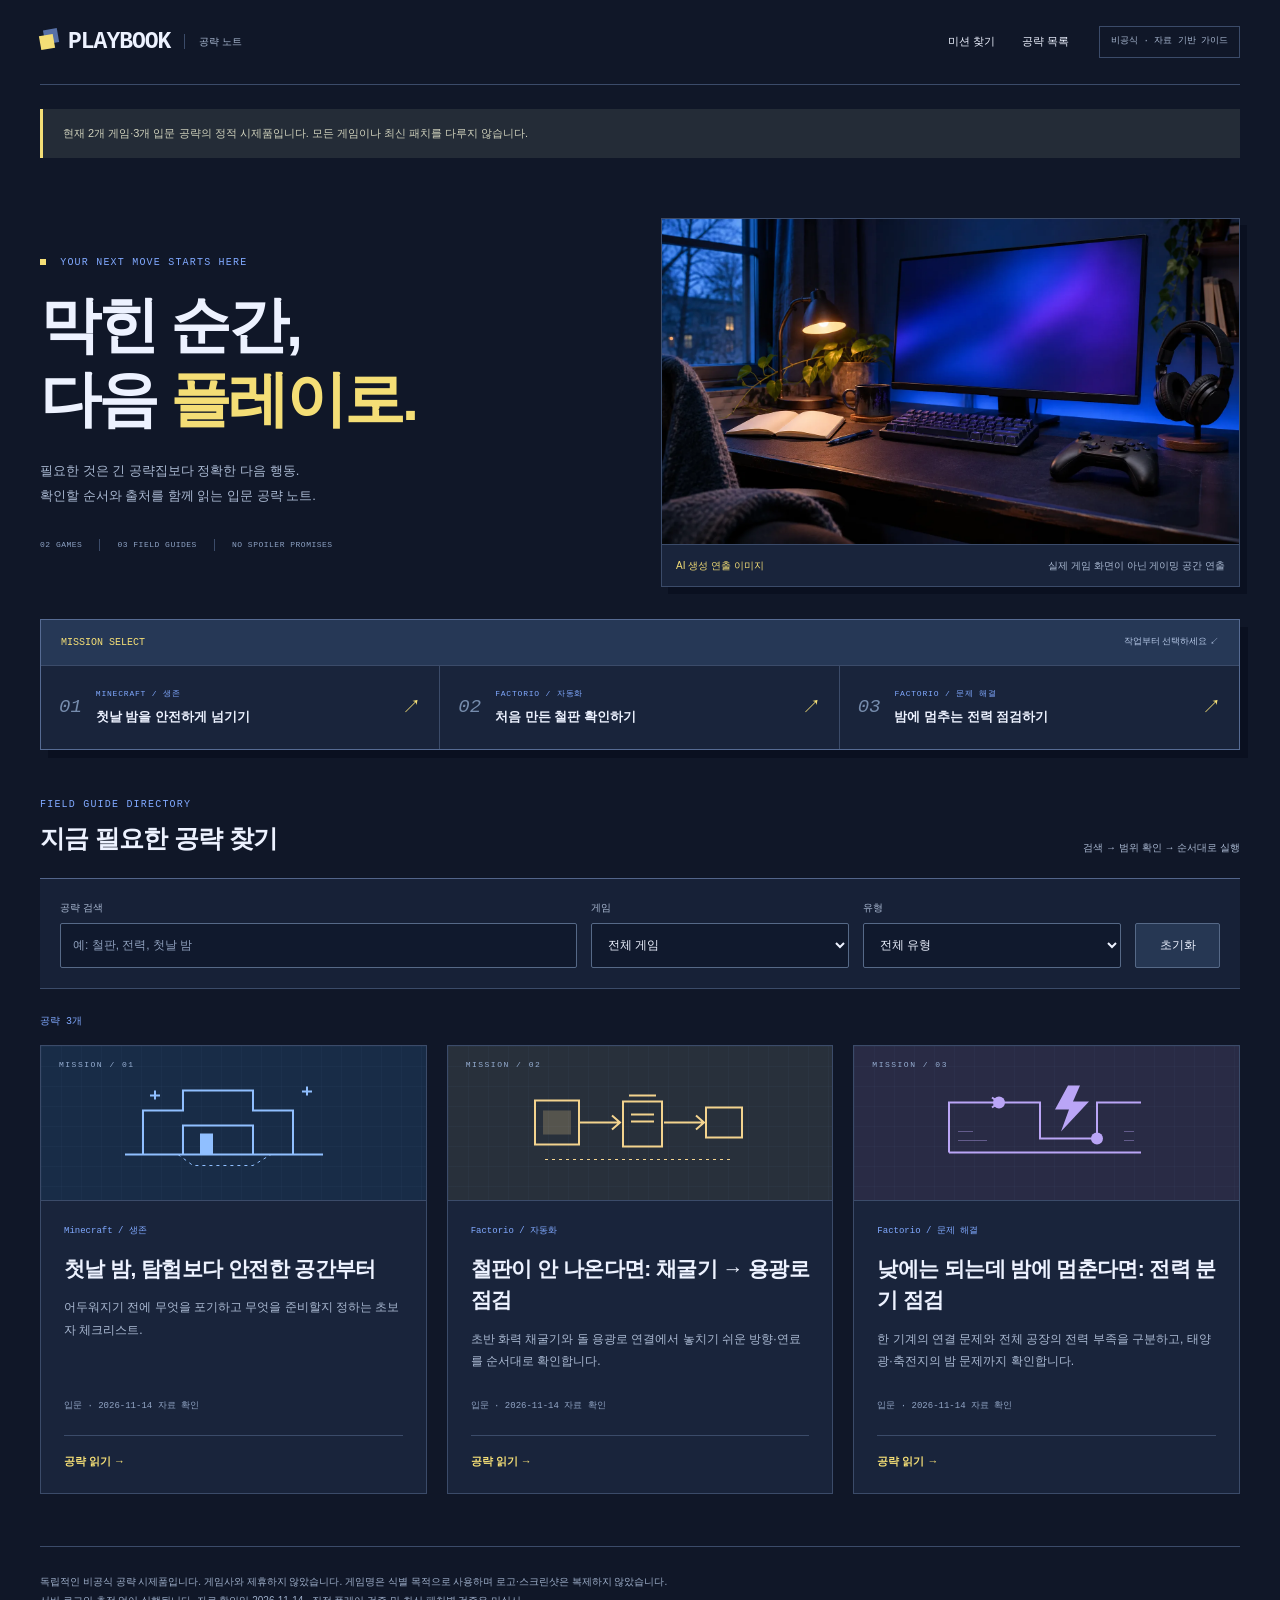
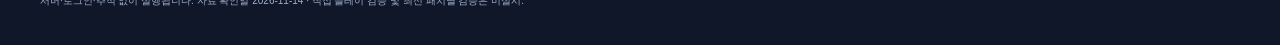
<file: index.html>
<!doctype html><html lang="ko"><head><meta charset="utf-8"><meta name="robots" content="noindex,nofollow"><meta name="viewport" content="width=device-width,initial-scale=1"><meta name="description" content="게임 공략 검색: 공식 자료 기반 게임 입문 공략. 출처와 적용 범위를 확인하세요."><title>게임 공략 검색 | 공략 노트</title><link rel="stylesheet" href="./style-v2.css?v=photo-20261115"></head><body><a class="skip" href="#main">본문으로 건너뛰기</a><div class="wrap"><header class="top"><a class="brand" href="./index.html">PLAYBOOK<span class="brand-sub">공략 노트</span></a><nav aria-label="주요 메뉴"><a href="#missions">미션 찾기</a><a href="#guide-list">공략 목록</a></nav><span class="status-tag">비공식 · 자료 기반 가이드</span></header><main id="main"><p class="notice">현재 2개 게임·3개 입문 공략의 정적 시제품입니다. 모든 게임이나 최신 패치를 다루지 않습니다.</p><section class="mission-hub"><div class="hero-copy"><p class="eyebrow"><span class="square"></span> YOUR NEXT MOVE STARTS HERE</p><h1>막힌 순간,<br>다음 <em>플레이로.</em></h1><p class="lead">필요한 것은 긴 공략집보다 정확한 다음 행동.<br>확인할 순서와 출처를 함께 읽는 입문 공략 노트.</p><div class="hub-footnote"><span>02 GAMES</span><span>03 FIELD GUIDES</span><span>NO SPOILER PROMISES</span></div></div><figure class="editorial-hero"><img src="./assets/hero-ai-20261115.webp" alt="AI로 연출한 게임 화면 없이 조명과 컨트롤러가 놓인 게이밍 책상" width="1672" height="941" loading="eager" decoding="async" fetchpriority="high"><figcaption><span>AI 생성 연출 이미지</span><span>실제 게임 화면이 아닌 게이밍 공간 연출</span></figcaption></figure></section><nav class="mission-select" id="missions" aria-label="하고 싶은 일로 공략 선택"><div class="mission-select-head"><span>MISSION SELECT</span><span>작업부터 선택하세요 ↙</span></div><a href="./guides/minecraft-first-night/index.html"><span class="mission-number">01</span><span><small>MINECRAFT / 생존</small><strong>첫날 밤을 안전하게 넘기기</strong></span><span class="mission-arrow">↗</span></a><a href="./guides/factorio-first-iron/index.html"><span class="mission-number">02</span><span><small>FACTORIO / 자동화</small><strong>처음 만든 철판 확인하기</strong></span><span class="mission-arrow">↗</span></a><a href="./guides/factorio-power-check/index.html"><span class="mission-number">03</span><span><small>FACTORIO / 문제 해결</small><strong>밤에 멈추는 전력 점검하기</strong></span><span class="mission-arrow">↗</span></a></nav><div class="library-head" id="guide-list"><div><p class="eyebrow">FIELD GUIDE DIRECTORY</p><h2>지금 필요한 공략 찾기</h2></div><span>검색 → 범위 확인 → 순서대로 실행</span></div><form class="filters" id="filters"><label>공략 검색<input id="query" type="search" placeholder="예: 철판, 전력, 첫날 밤"></label><label>게임<select id="game"><option value="">전체 게임</option><option>Minecraft</option><option>Factorio</option></select></label><label>유형<select id="category"><option value="">전체 유형</option><option>생존</option><option>자동화</option><option>문제 해결</option></select></label><button class="reset" type="reset">초기화</button></form><p id="count" role="status" aria-live="polite">공략 3개</p><div id="empty" class="empty" hidden>검색 결과가 없습니다. 다른 단어를 쓰거나 필터를 초기화해 주세요.</div><section class="grid" aria-label="공략 목록"><article class="card" data-guide="minecraft-first-night" data-search="첫날 밤, 탐험보다 안전한 공간부터 Minecraft 생존 어두워지기 전에 무엇을 포기하고 무엇을 준비할지 정하는 초보자 체크리스트." data-game="Minecraft" data-category="생존"><div class="mission-visual" aria-hidden="true"><span>MISSION / 01</span><svg viewBox="0 0 260 110"><path d="M40 84V40H80V20H150V40H190V84" fill="none" stroke="currentColor" stroke-width="2"/><path d="M80 84V55H150V84M22 84H220M52 29v-9m-5 5h10M204 25v-9m-5 5h10" fill="none" stroke="currentColor" stroke-width="2"/><rect x="97" y="63" width="13" height="21" fill="currentColor"/><path d="m75 84 15 11h60l18-11" fill="none" stroke="currentColor" stroke-dasharray="3 4"/></svg></div><div class="card-copy"><span class="badge">Minecraft / 생존</span><h2><a href="guides/minecraft-first-night/index.html">첫날 밤, 탐험보다 안전한 공간부터</a></h2><p>어두워지기 전에 무엇을 포기하고 무엇을 준비할지 정하는 초보자 체크리스트.</p><p class="meta">입문 · 2026-11-14 자료 확인</p><a class="read" href="guides/minecraft-first-night/index.html">공략 읽기 →</a></div></article><article class="card" data-guide="factorio-first-iron" data-search="철판이 안 나온다면: 채굴기 → 용광로 점검 Factorio 자동화 초반 화력 채굴기와 돌 용광로 연결에서 놓치기 쉬운 방향·연료를 순서대로 확인합니다." data-game="Factorio" data-category="자동화"><div class="mission-visual" aria-hidden="true"><span>MISSION / 02</span><svg viewBox="0 0 260 110"><rect x="25" y="30" width="44" height="44" fill="none" stroke="currentColor" stroke-width="2"/><path d="M69 52H110m-8-7 8 7-8 7M154 52H194m-8-7 8 7-8 7" fill="none" stroke="currentColor" stroke-width="2"/><path d="M113 76V31h39v45zM119 25h27M121 44h23M121 51h23" fill="none" stroke="currentColor" stroke-width="2"/><rect x="196" y="37" width="36" height="30" fill="none" stroke="currentColor" stroke-width="2"/><path d="M33 40h28v24H33z" fill="currentColor" opacity=".22"/><path d="M35 89h188" stroke="currentColor" stroke-dasharray="3 4"/></svg></div><div class="card-copy"><span class="badge">Factorio / 자동화</span><h2><a href="guides/factorio-first-iron/index.html">철판이 안 나온다면: 채굴기 → 용광로 점검</a></h2><p>초반 화력 채굴기와 돌 용광로 연결에서 놓치기 쉬운 방향·연료를 순서대로 확인합니다.</p><p class="meta">입문 · 2026-11-14 자료 확인</p><a class="read" href="guides/factorio-first-iron/index.html">공략 읽기 →</a></div></article><article class="card" data-guide="factorio-power-check" data-search="낮에는 되는데 밤에 멈춘다면: 전력 분기 점검 Factorio 문제 해결 한 기계의 연결 문제와 전체 공장의 전력 부족을 구분하고, 태양광·축전지의 밤 문제까지 확인합니다." data-game="Factorio" data-category="문제 해결"><div class="mission-visual" aria-hidden="true"><span>MISSION / 03</span><svg viewBox="0 0 260 110"><path d="M32 82V32H81m-6-5 7 5-7 5M82 32H123V68H180V32H224M32 82H224" fill="none" stroke="currentColor" stroke-width="2"/><path d="m151 15-13 24h14l-8 22 28-30h-16l7-16z" fill="currentColor"/><circle cx="82" cy="32" r="6" fill="currentColor"/><circle cx="180" cy="68" r="6" fill="currentColor"/><path d="M41 70h29m-29-9h15m151 9h10m-10-9h10" stroke="currentColor" opacity=".4"/></svg></div><div class="card-copy"><span class="badge">Factorio / 문제 해결</span><h2><a href="guides/factorio-power-check/index.html">낮에는 되는데 밤에 멈춘다면: 전력 분기 점검</a></h2><p>한 기계의 연결 문제와 전체 공장의 전력 부족을 구분하고, 태양광·축전지의 밤 문제까지 확인합니다.</p><p class="meta">입문 · 2026-11-14 자료 확인</p><a class="read" href="guides/factorio-power-check/index.html">공략 읽기 →</a></div></article></section><noscript><p>자바스크립트가 꺼져 있어 검색은 사용할 수 없지만 위 공략 링크는 열 수 있습니다.</p></noscript></main><footer>독립적인 비공식 공략 시제품입니다. 게임사와 제휴하지 않았습니다. 게임명은 식별 목적으로 사용하며 로고·스크린샷은 복제하지 않았습니다.<br>서버·로그인·추적 없이 실행됩니다. 자료 확인일 2026-11-14 · 직접 플레이 검증 및 최신 패치별 검증은 미실시.</footer></div><script src="./app-v2.js?v=mission-20261115" defer></script></body></html>
</file>
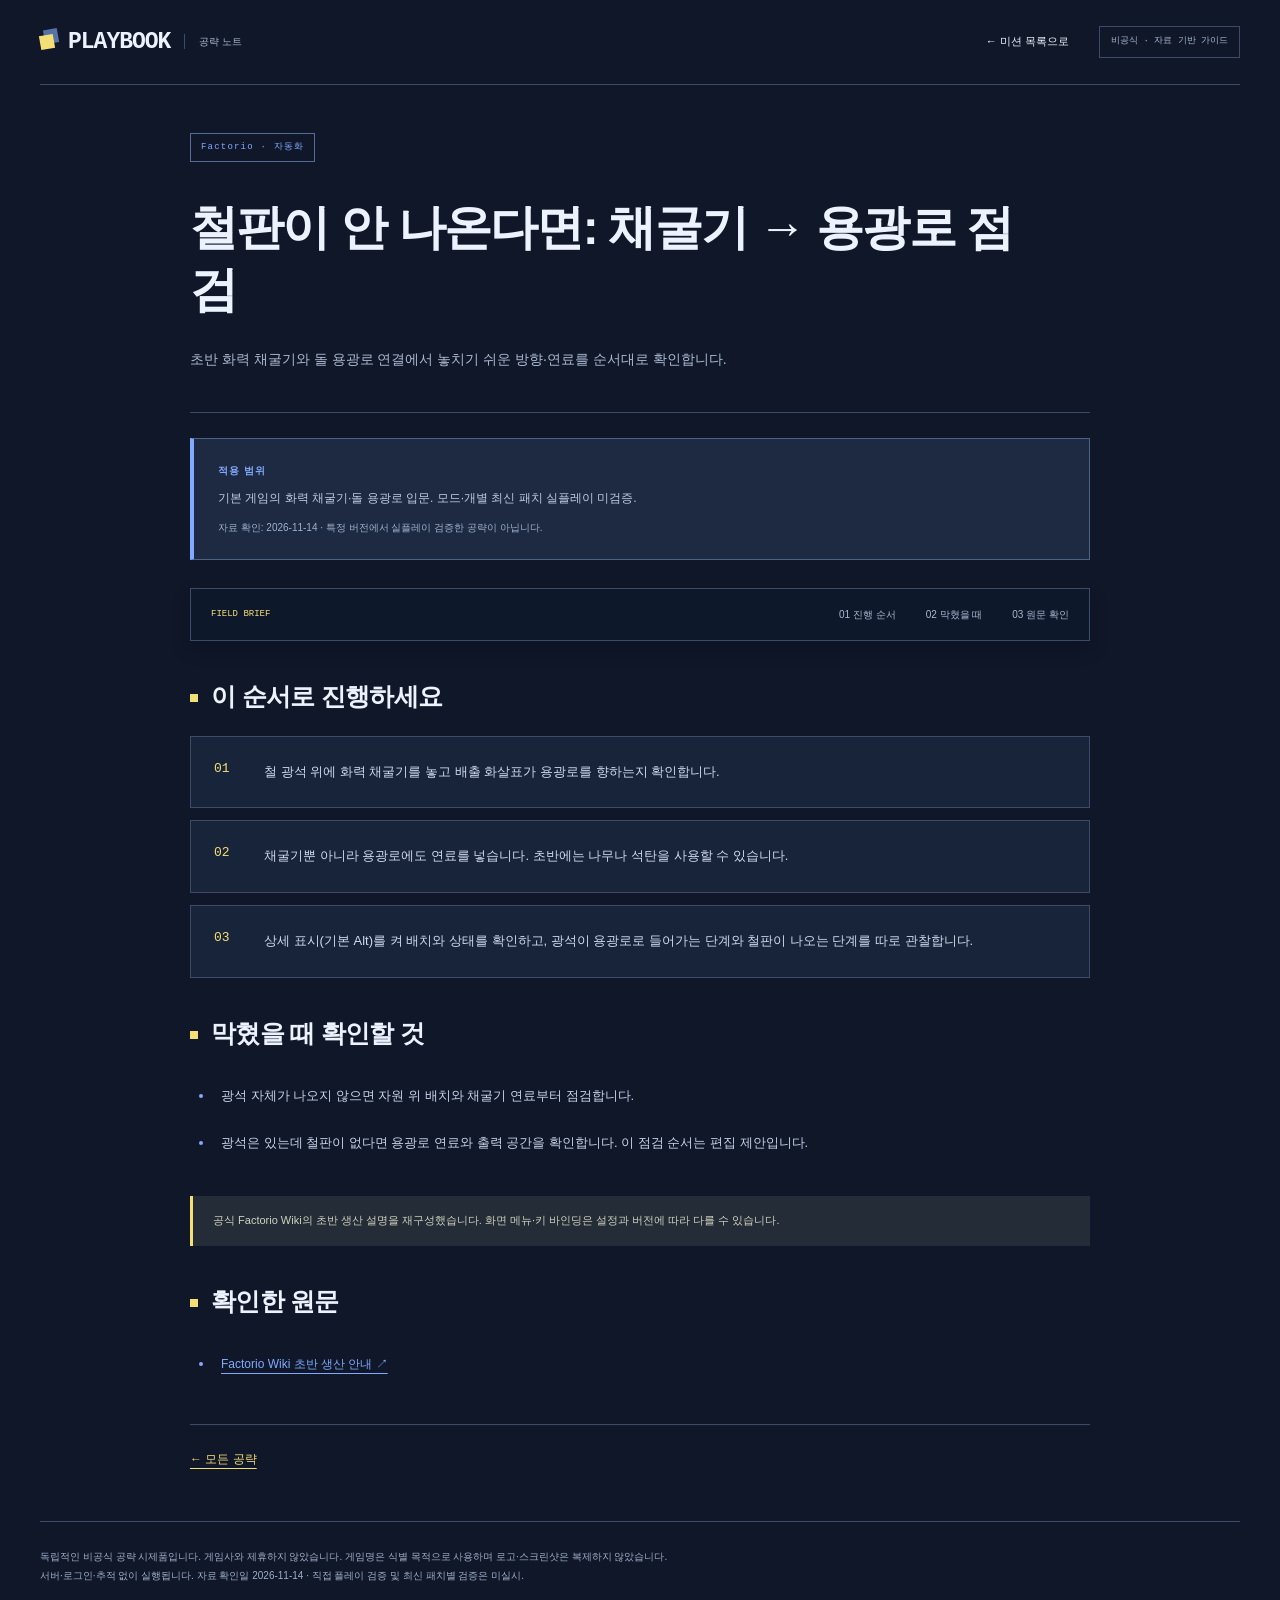
<file: guides/factorio-first-iron/index.html>
<!doctype html><html lang="ko"><head><meta charset="utf-8"><meta name="robots" content="noindex,nofollow"><meta name="viewport" content="width=device-width,initial-scale=1"><meta name="description" content="철판이 안 나온다면: 채굴기 → 용광로 점검: 공식 자료 기반 게임 입문 공략. 출처와 적용 범위를 확인하세요."><title>철판이 안 나온다면: 채굴기 → 용광로 점검 | 공략 노트</title><link rel="stylesheet" href="../../style-v2.css?v=photo-20261115"></head><body><a class="skip" href="#main">본문으로 건너뛰기</a><div class="wrap"><header class="top"><a class="brand" href="../../index.html">PLAYBOOK<span class="brand-sub">공략 노트</span></a><a class="all-guides" href="../../index.html">← 미션 목록으로</a><span class="status-tag">비공식 · 자료 기반 가이드</span></header><main id="main"><div class="article"><div class="hero"><span class="eyebrow">Factorio · 자동화</span><h1>철판이 안 나온다면: 채굴기 → 용광로 점검</h1><p>초반 화력 채굴기와 돌 용광로 연결에서 놓치기 쉬운 방향·연료를 순서대로 확인합니다.</p></div><p class="scope"><strong>적용 범위</strong><br>기본 게임의 화력 채굴기·돌 용광로 입문. 모드·개별 최신 패치 실플레이 미검증.<br><small>자료 확인: 2026-11-14 · 특정 버전에서 실플레이 검증한 공략이 아닙니다.</small></p><nav class="brief-nav" aria-label="공략 내 이동"><span>FIELD BRIEF</span><a href="#steps">01 진행 순서</a><a href="#checks">02 막혔을 때</a><a href="#sources">03 원문 확인</a></nav><h2 id="steps">이 순서로 진행하세요</h2><ol><li>철 광석 위에 화력 채굴기를 놓고 배출 화살표가 용광로를 향하는지 확인합니다.</li><li>채굴기뿐 아니라 용광로에도 연료를 넣습니다. 초반에는 나무나 석탄을 사용할 수 있습니다.</li><li>상세 표시(기본 Alt)를 켜 배치와 상태를 확인하고, 광석이 용광로로 들어가는 단계와 철판이 나오는 단계를 따로 관찰합니다.</li></ol><h2 id="checks">막혔을 때 확인할 것</h2><ul><li>광석 자체가 나오지 않으면 자원 위 배치와 채굴기 연료부터 점검합니다.</li><li>광석은 있는데 철판이 없다면 용광로 연료와 출력 공간을 확인합니다. 이 점검 순서는 편집 제안입니다.</li></ul><p class="notice">공식 Factorio Wiki의 초반 생산 설명을 재구성했습니다. 화면 메뉴·키 바인딩은 설정과 버전에 따라 다를 수 있습니다.</p><h2 id="sources">확인한 원문</h2><ul><li><a href="https://wiki.factorio.com/Tutorial:Quick_start_guide" target="_blank" rel="noopener noreferrer">Factorio Wiki 초반 생산 안내 ↗</a></li></ul><p><a href="../../index.html">← 모든 공략</a></p></div></main><footer>독립적인 비공식 공략 시제품입니다. 게임사와 제휴하지 않았습니다. 게임명은 식별 목적으로 사용하며 로고·스크린샷은 복제하지 않았습니다.<br>서버·로그인·추적 없이 실행됩니다. 자료 확인일 2026-11-14 · 직접 플레이 검증 및 최신 패치별 검증은 미실시.</footer></div></body></html>
</file>
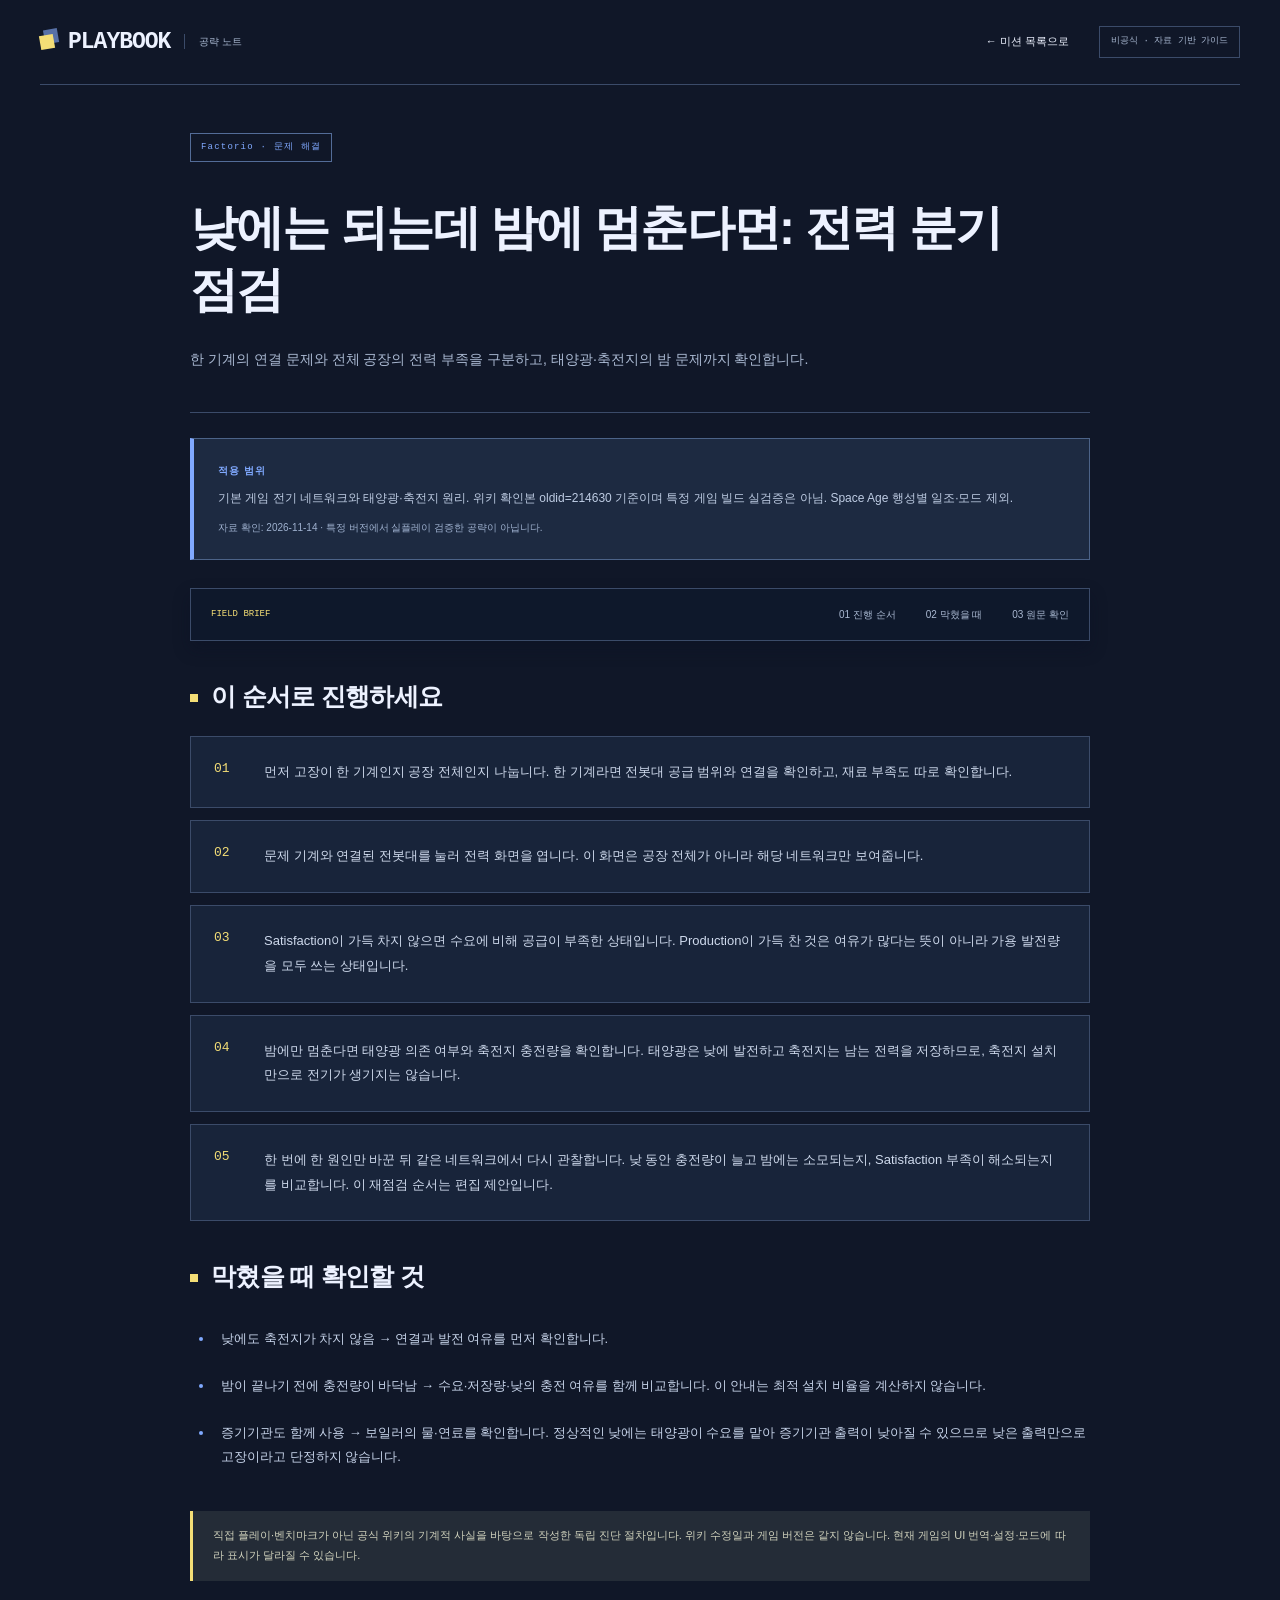
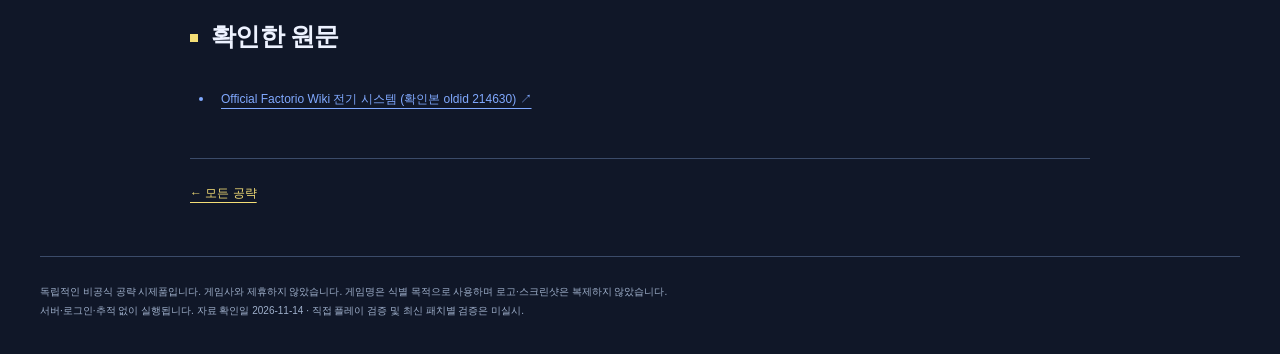
<file: guides/factorio-power-check/index.html>
<!doctype html><html lang="ko"><head><meta charset="utf-8"><meta name="robots" content="noindex,nofollow"><meta name="viewport" content="width=device-width,initial-scale=1"><meta name="description" content="낮에는 되는데 밤에 멈춘다면: 전력 분기 점검: 공식 자료 기반 게임 입문 공략. 출처와 적용 범위를 확인하세요."><title>낮에는 되는데 밤에 멈춘다면: 전력 분기 점검 | 공략 노트</title><link rel="stylesheet" href="../../style-v2.css?v=photo-20261115"></head><body><a class="skip" href="#main">본문으로 건너뛰기</a><div class="wrap"><header class="top"><a class="brand" href="../../index.html">PLAYBOOK<span class="brand-sub">공략 노트</span></a><a class="all-guides" href="../../index.html">← 미션 목록으로</a><span class="status-tag">비공식 · 자료 기반 가이드</span></header><main id="main"><div class="article"><div class="hero"><span class="eyebrow">Factorio · 문제 해결</span><h1>낮에는 되는데 밤에 멈춘다면: 전력 분기 점검</h1><p>한 기계의 연결 문제와 전체 공장의 전력 부족을 구분하고, 태양광·축전지의 밤 문제까지 확인합니다.</p></div><p class="scope"><strong>적용 범위</strong><br>기본 게임 전기 네트워크와 태양광·축전지 원리. 위키 확인본 oldid=214630 기준이며 특정 게임 빌드 실검증은 아님. Space Age 행성별 일조·모드 제외.<br><small>자료 확인: 2026-11-14 · 특정 버전에서 실플레이 검증한 공략이 아닙니다.</small></p><nav class="brief-nav" aria-label="공략 내 이동"><span>FIELD BRIEF</span><a href="#steps">01 진행 순서</a><a href="#checks">02 막혔을 때</a><a href="#sources">03 원문 확인</a></nav><h2 id="steps">이 순서로 진행하세요</h2><ol><li>먼저 고장이 한 기계인지 공장 전체인지 나눕니다. 한 기계라면 전봇대 공급 범위와 연결을 확인하고, 재료 부족도 따로 확인합니다.</li><li>문제 기계와 연결된 전봇대를 눌러 전력 화면을 엽니다. 이 화면은 공장 전체가 아니라 해당 네트워크만 보여줍니다.</li><li>Satisfaction이 가득 차지 않으면 수요에 비해 공급이 부족한 상태입니다. Production이 가득 찬 것은 여유가 많다는 뜻이 아니라 가용 발전량을 모두 쓰는 상태입니다.</li><li>밤에만 멈춘다면 태양광 의존 여부와 축전지 충전량을 확인합니다. 태양광은 낮에 발전하고 축전지는 남는 전력을 저장하므로, 축전지 설치만으로 전기가 생기지는 않습니다.</li><li>한 번에 한 원인만 바꾼 뒤 같은 네트워크에서 다시 관찰합니다. 낮 동안 충전량이 늘고 밤에는 소모되는지, Satisfaction 부족이 해소되는지를 비교합니다. 이 재점검 순서는 편집 제안입니다.</li></ol><h2 id="checks">막혔을 때 확인할 것</h2><ul><li>낮에도 축전지가 차지 않음 → 연결과 발전 여유를 먼저 확인합니다.</li><li>밤이 끝나기 전에 충전량이 바닥남 → 수요·저장량·낮의 충전 여유를 함께 비교합니다. 이 안내는 최적 설치 비율을 계산하지 않습니다.</li><li>증기기관도 함께 사용 → 보일러의 물·연료를 확인합니다. 정상적인 낮에는 태양광이 수요를 맡아 증기기관 출력이 낮아질 수 있으므로 낮은 출력만으로 고장이라고 단정하지 않습니다.</li></ul><p class="notice">직접 플레이·벤치마크가 아닌 공식 위키의 기계적 사실을 바탕으로 작성한 독립 진단 절차입니다. 위키 수정일과 게임 버전은 같지 않습니다. 현재 게임의 UI 번역·설정·모드에 따라 표시가 달라질 수 있습니다.</p><h2 id="sources">확인한 원문</h2><ul><li><a href="https://wiki.factorio.com/index.php?title=Electric_system&amp;oldid=214630" target="_blank" rel="noopener noreferrer">Official Factorio Wiki 전기 시스템 (확인본 oldid 214630) ↗</a></li></ul><p><a href="../../index.html">← 모든 공략</a></p></div></main><footer>독립적인 비공식 공략 시제품입니다. 게임사와 제휴하지 않았습니다. 게임명은 식별 목적으로 사용하며 로고·스크린샷은 복제하지 않았습니다.<br>서버·로그인·추적 없이 실행됩니다. 자료 확인일 2026-11-14 · 직접 플레이 검증 및 최신 패치별 검증은 미실시.</footer></div></body></html>
</file>
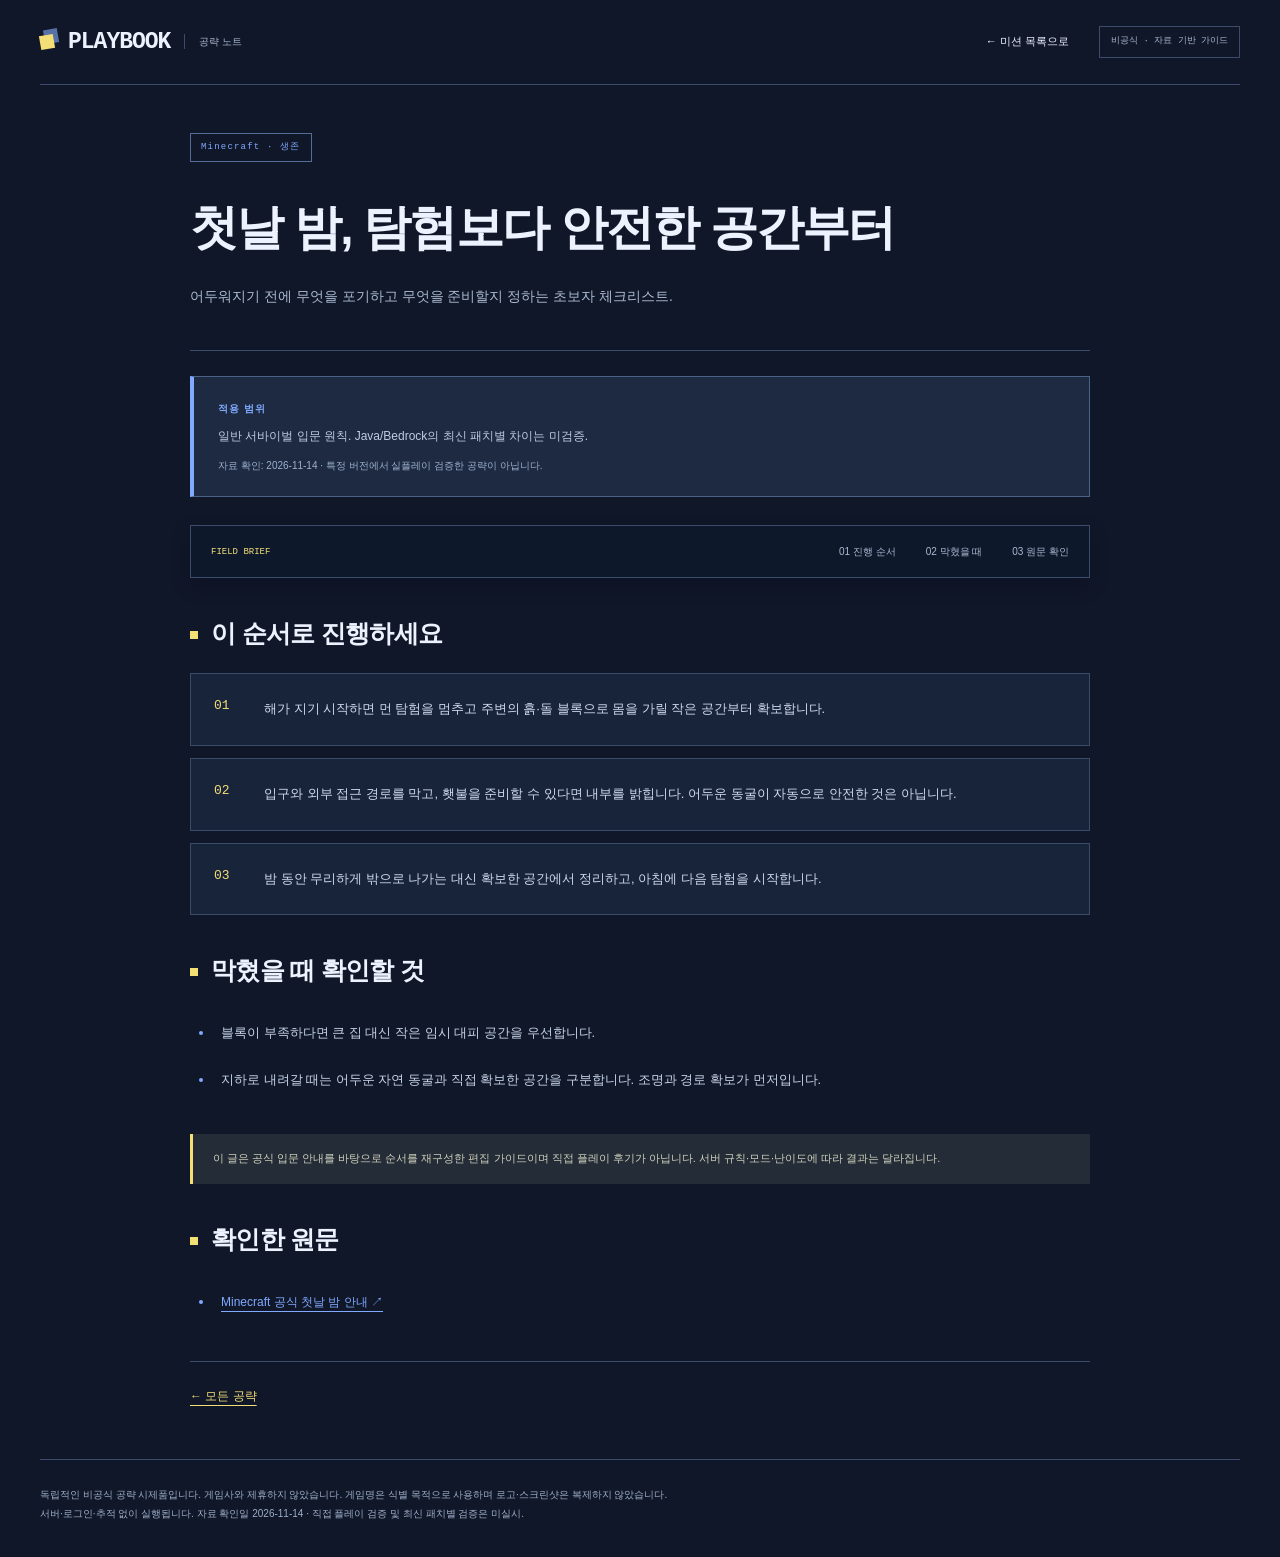
<file: guides/minecraft-first-night/index.html>
<!doctype html><html lang="ko"><head><meta charset="utf-8"><meta name="robots" content="noindex,nofollow"><meta name="viewport" content="width=device-width,initial-scale=1"><meta name="description" content="첫날 밤, 탐험보다 안전한 공간부터: 공식 자료 기반 게임 입문 공략. 출처와 적용 범위를 확인하세요."><title>첫날 밤, 탐험보다 안전한 공간부터 | 공략 노트</title><link rel="stylesheet" href="../../style-v2.css?v=photo-20261115"></head><body><a class="skip" href="#main">본문으로 건너뛰기</a><div class="wrap"><header class="top"><a class="brand" href="../../index.html">PLAYBOOK<span class="brand-sub">공략 노트</span></a><a class="all-guides" href="../../index.html">← 미션 목록으로</a><span class="status-tag">비공식 · 자료 기반 가이드</span></header><main id="main"><div class="article"><div class="hero"><span class="eyebrow">Minecraft · 생존</span><h1>첫날 밤, 탐험보다 안전한 공간부터</h1><p>어두워지기 전에 무엇을 포기하고 무엇을 준비할지 정하는 초보자 체크리스트.</p></div><p class="scope"><strong>적용 범위</strong><br>일반 서바이벌 입문 원칙. Java/Bedrock의 최신 패치별 차이는 미검증.<br><small>자료 확인: 2026-11-14 · 특정 버전에서 실플레이 검증한 공략이 아닙니다.</small></p><nav class="brief-nav" aria-label="공략 내 이동"><span>FIELD BRIEF</span><a href="#steps">01 진행 순서</a><a href="#checks">02 막혔을 때</a><a href="#sources">03 원문 확인</a></nav><h2 id="steps">이 순서로 진행하세요</h2><ol><li>해가 지기 시작하면 먼 탐험을 멈추고 주변의 흙·돌 블록으로 몸을 가릴 작은 공간부터 확보합니다.</li><li>입구와 외부 접근 경로를 막고, 횃불을 준비할 수 있다면 내부를 밝힙니다. 어두운 동굴이 자동으로 안전한 것은 아닙니다.</li><li>밤 동안 무리하게 밖으로 나가는 대신 확보한 공간에서 정리하고, 아침에 다음 탐험을 시작합니다.</li></ol><h2 id="checks">막혔을 때 확인할 것</h2><ul><li>블록이 부족하다면 큰 집 대신 작은 임시 대피 공간을 우선합니다.</li><li>지하로 내려갈 때는 어두운 자연 동굴과 직접 확보한 공간을 구분합니다. 조명과 경로 확보가 먼저입니다.</li></ul><p class="notice">이 글은 공식 입문 안내를 바탕으로 순서를 재구성한 편집 가이드이며 직접 플레이 후기가 아닙니다. 서버 규칙·모드·난이도에 따라 결과는 달라집니다.</p><h2 id="sources">확인한 원문</h2><ul><li><a href="https://www.minecraft.net/en-us/article/how-survive-your-first-night-minecraft" target="_blank" rel="noopener noreferrer">Minecraft 공식 첫날 밤 안내 ↗</a></li></ul><p><a href="../../index.html">← 모든 공략</a></p></div></main><footer>독립적인 비공식 공략 시제품입니다. 게임사와 제휴하지 않았습니다. 게임명은 식별 목적으로 사용하며 로고·스크린샷은 복제하지 않았습니다.<br>서버·로그인·추적 없이 실행됩니다. 자료 확인일 2026-11-14 · 직접 플레이 검증 및 최신 패치별 검증은 미실시.</footer></div></body></html>
</file>
<file: style-v2.css>
:root{color-scheme:dark;--bg:#101728;--panel:#19243b;--ink:#edf2ff;--dim:#aab9d2;--line:#3b4b69;--accent:#f4de76;--blue:#80a9ff;--mono:ui-monospace,SFMono-Regular,Consolas,monospace}*{box-sizing:border-box}html{scroll-behavior:smooth;scroll-padding-top:85px}body{margin:0;background:var(--bg);color:var(--ink);font-family:Pretendard,-apple-system,BlinkMacSystemFont,'Segoe UI',sans-serif;line-height:1.7;background-image:radial-gradient(#637dad22 .7px,transparent .7px);background-size:20px 20px}a{color:inherit;text-underline-offset:5px}a:hover{color:var(--accent)}a,button,input,select{touch-action:manipulation}:focus-visible{outline:3px solid var(--accent);outline-offset:4px}.wrap{max-width:1320px;margin:auto;padding:0 40px}.top{display:flex;align-items:center;gap:30px;padding:26px 0;border-bottom:1px solid var(--line)}.brand{font:900 23px var(--mono);letter-spacing:-1px;text-decoration:none;display:flex;align-items:center;gap:14px}.brand:before{content:'';width:14px;height:14px;display:block;background:var(--accent);box-shadow:5px -5px 0 #5871a7;transform:rotate(-10deg)}.brand-sub{font:10px/1.5 sans-serif;letter-spacing:0;color:var(--dim);padding-left:14px;border-left:1px solid var(--line)}.top nav{display:flex;gap:27px;font-size:11px;margin-left:auto}.top nav a{text-decoration:none}.status-tag{font:9px/1.5 var(--mono);color:var(--dim);padding:8px 11px;border:1px solid var(--line);white-space:nowrap}.mission-hub{display:grid;grid-template-columns:1fr 1fr;gap:65px;align-items:center;padding:60px 0 45px}.eyebrow{font:10px/1.7 var(--mono);letter-spacing:1.2px;color:var(--blue);font-weight:500;margin:0 0 17px}.square{width:6px;height:6px;display:inline-block;background:var(--accent);margin-right:7px}h1{font-size:clamp(40px,4.8vw,68px);line-height:1.2;letter-spacing:-3px;margin:0 0 24px;font-weight:780}h1 em{font-style:normal;color:var(--accent)}.lead{font-size:13px;color:var(--dim);line-height:1.9;margin:0 0 30px}.hub-footnote{display:flex;gap:17px;font:8px/1.6 var(--mono);color:#8da2c4;letter-spacing:.5px}.hub-footnote>span+span{padding-left:17px;border-left:1px solid var(--line)}.mission-select{border:1px solid #566b93;background:#19243b;box-shadow:8px 8px 0 #0a1020}.mission-select-head{display:flex;justify-content:space-between;gap:14px;background:#263856;padding:15px 20px;font:10px/1.5 var(--mono);color:var(--accent)}.mission-select-head>span:last-child{font:9px/1.5 sans-serif;color:#b6c8e7}.mission-select>a{display:flex;align-items:center;gap:20px;padding:22px 20px;border-top:1px solid var(--line);text-decoration:none;transition:background .15s}.mission-select>a:hover{background:#253858}.mission-number{font:italic 22px var(--mono);color:#768cad}.mission-select small{display:block;color:var(--blue);font:8px/1.5 var(--mono);letter-spacing:.8px;margin-bottom:7px}.mission-select strong{display:block;font-size:15px;font-weight:650;line-height:1.5}.mission-arrow{margin-left:auto;color:var(--accent);font-size:19px}.notice{border-left:3px solid var(--accent);padding:15px 20px;background:#242c37;font-size:11px;color:#d0d2bd;line-height:1.8}.library-head{display:flex;justify-content:space-between;align-items:end;margin:46px 0 22px;gap:20px}.library-head .eyebrow{margin-bottom:8px}.library-head h2{font-size:25px;letter-spacing:-.7px;line-height:1.4;margin:0}.library-head>span{color:var(--dim);font-size:10px}.filters{background:#172137;border-top:1px solid #53658b;border-bottom:1px solid var(--line);padding:20px;display:grid;grid-template-columns:2fr 1fr 1fr auto;gap:14px}label{font-size:10px;display:block;color:var(--dim)}input,select,button{font-family:inherit;font-size:12px;line-height:1.5;color:var(--ink);background:#10192d;border:1px solid #566987;border-radius:2px;padding:12px;width:100%;min-width:0;min-height:45px;margin-top:7px}input::placeholder{color:#8e9fbc}button{cursor:pointer}button:hover{border-color:var(--accent);color:var(--accent)}.reset{align-self:end;background:#263753;width:auto;min-width:85px}#count{font:10px var(--mono);color:var(--blue);margin:25px 0 17px}.grid{display:grid;grid-template-columns:repeat(3,minmax(0,1fr));gap:20px}.card{display:flex;flex-direction:column;background:var(--panel);border:1px solid var(--line);min-width:0;position:relative}.card:hover{border-color:#8ba7d6}.mission-visual{position:relative;background:#182c47;border-bottom:1px solid var(--line);padding:22px 18px 8px;color:#90bfff;min-height:155px;background-image:linear-gradient(#749fcd0a 1px,transparent 1px),linear-gradient(90deg,#749fcd0a 1px,transparent 1px);background-size:20px 20px}.mission-visual>span{font:8px var(--mono);letter-spacing:1.5px;position:absolute;top:14px;left:18px;color:#96aed2}.mission-visual svg{display:block;width:100%;max-width:260px;margin:0 auto;height:115px}.card:nth-child(2) .mission-visual{background-color:#28303b;color:#f3d38e}.card:nth-child(3) .mission-visual{background-color:#292b45;color:#baa5f6}.card-copy{display:flex;flex-direction:column;padding:23px;flex:1}.badge{font:9px/1.6 var(--mono);color:var(--blue)}.card h2{font-size:21px;line-height:1.5;letter-spacing:-.6px;margin:15px 0 12px}.card a{text-decoration:none}.card p{font-size:12px;color:var(--dim);margin:0 0 17px;line-height:1.85}.card p.meta{font:9px/1.7 var(--mono);color:#91a4c4;margin-top:auto;padding-top:10px}.card .read{font-size:11px;font-weight:650;border-top:1px solid var(--line);padding-top:16px;color:var(--accent);margin-top:3px}.empty{padding:35px 22px;border:1px dashed #7387ac;font-size:13px;color:var(--dim)}footer{border-top:1px solid var(--line);margin-top:52px;padding:25px 0 35px;color:#9eafca;font-size:10px;line-height:1.9;max-width:100%}.skip{position:absolute;left:20px;top:-100px;background:var(--accent);color:#101728;padding:12px;z-index:20}.skip:focus{top:10px}[hidden]{display:none!important}.all-guides{font-size:11px;text-decoration:none;margin-left:auto}.article{max-width:900px;margin:0 auto}.article .hero{padding:45px 0 22px;border-bottom:1px solid var(--line)}.article .hero .eyebrow{display:inline-block;border:1px solid #536c98;padding:6px 10px;font-size:9px}.article h1{font-size:clamp(30px,3.8vw,48px);line-height:1.3;letter-spacing:-1.8px;margin:18px 0 24px;max-width:830px}.article .hero p{max-width:730px;font-size:14px;color:var(--dim);line-height:1.9;margin-bottom:18px}.scope{padding:20px 24px;background:#1d2a41;border:1px solid #4c6388;border-left:4px solid var(--blue);font-size:12px;color:#becce3;line-height:1.9;margin:25px 0}.scope strong{display:inline-block;color:var(--blue);font-size:10px;margin-bottom:7px;letter-spacing:1px}.scope small{font-size:10px;color:#9fb1cf;display:inline-block;margin-top:8px}.brief-nav{position:sticky;top:0;z-index:3;background:#0f192cf5;display:flex;align-items:center;gap:30px;border:1px solid var(--line);padding:17px 20px;margin:28px 0 32px;box-shadow:0 8px 15px #0b102366}.brief-nav>span{font:9px var(--mono);color:var(--accent);margin-right:auto}.brief-nav a{font-size:10px;color:var(--dim);text-decoration:none}.brief-nav a:hover{color:var(--accent)}.article>h2{font-size:25px;line-height:1.4;letter-spacing:-.7px;margin:38px 0 22px;scroll-margin-top:90px}.article>h2:before{content:'';display:inline-block;width:8px;height:8px;background:var(--accent);margin:0 13px 3px 0}.article>ol{list-style:none;counter-reset:step;padding:0;margin:0}.article>ol>li{counter-increment:step;padding:23px 25px 23px 73px;position:relative;border:1px solid var(--line);background:#18243a;margin-bottom:12px;font-size:13px;color:#cfdaed;line-height:1.9}.article>ol>li:before{content:'0' counter(step);position:absolute;left:23px;top:24px;color:var(--accent);font:13px var(--mono)}.article>ul{padding-left:24px}.article>ul>li{padding:11px 0 11px 7px;font-size:13px;color:#c6d3e9;line-height:1.9}.article>ul>li::marker{color:var(--blue)}.article>ul a{font-size:12px;color:var(--blue);overflow-wrap:anywhere}.article>.notice{margin:30px 0;font-size:11px}.article>p:last-child{margin-top:36px;border-top:1px solid var(--line);padding-top:24px;font-size:12px;color:var(--accent)}@media(max-width:1050px){.wrap{padding:0 24px}.top{gap:20px}.brand{font-size:20px;gap:10px}.status-tag{font-size:8px;padding:7px}.top nav{gap:19px}.mission-hub{gap:35px}.mission-select>a{padding:20px 16px;gap:15px}.mission-select strong{font-size:13px}.mission-select-head{padding:13px 16px;font-size:9px}.mission-select-head>span:last-child{font-size:8px}.hub-footnote{gap:12px;font-size:7px}.hub-footnote>span+span{padding-left:12px}.hub-footnote>span:last-child{display:none}.card-copy{padding:20px}.card h2{font-size:19px}.grid{gap:16px}.filters{grid-template-columns:1.5fr 1fr 1fr auto}}@media(max-width:800px){.top{flex-wrap:wrap;gap:18px}.top nav{margin-left:auto}.status-tag{display:none}.mission-hub{grid-template-columns:1fr;padding:38px 0 30px;gap:28px}.mission-hub h1{font-size:52px}.lead{font-size:13px;margin-bottom:20px}.mission-select{max-width:650px;width:100%}.mission-select>a{padding:17px 20px}.mission-select strong{font-size:14px}.mission-select small{margin-bottom:4px}.mission-select-head{padding:13px 20px}.mission-select-head>span:last-child{font-size:9px}.library-head{margin-top:35px}.library-head>span{display:none}.grid{grid-template-columns:1fr}.card{display:grid;grid-template-columns:180px 1fr}.mission-visual{border-bottom:0;border-right:1px solid var(--line);display:flex;align-items:center;padding:30px 10px}.mission-visual svg{height:110px}.mission-visual>span{font-size:7px;left:12px}.card-copy{padding:21px}.card h2{font-size:20px;margin-top:10px}.card p{margin-bottom:13px}.filters{grid-template-columns:1fr 1fr auto}.filters label:first-child{grid-column:1/-1}.card p.meta{padding-top:0}.top .all-guides{font-size:10px}.article .hero{padding-top:30px}.brief-nav{gap:20px}.brief-nav a{font-size:9px}.article>ol>li{font-size:12px}.article>ul>li{font-size:12px}}@media(max-width:520px){.wrap{padding:0 17px}.top{padding:23px 0 19px;gap:15px}.brand{font-size:19px;gap:9px}.brand-sub{font-size:9px;padding-left:10px}.top nav{width:100%;margin:0;font-size:10px;gap:24px}.top .all-guides{font-size:9px}.mission-hub h1{font-size:45px;letter-spacing:-2px}.eyebrow{font-size:8px}.mission-select>a{padding:18px 16px;gap:14px}.mission-select strong{font-size:13px}.mission-number{font-size:19px}.mission-select small{font-size:7px}.mission-select-head{padding:13px 16px;font-size:8px}.mission-select-head>span:last-child{font-size:8px}.library-head h2{font-size:23px}.filters{padding:17px;gap:12px;grid-template-columns:1fr 1fr}.filters .reset{grid-column:1/-1;width:100%;margin-top:0}.notice{font-size:10px;padding:14px 16px}.card{grid-template-columns:1fr}.mission-visual{border-right:0;border-bottom:1px solid var(--line);min-height:110px;height:115px;padding:20px 25px 0}.mission-visual svg{height:105px;max-width:235px}.mission-visual>span{top:14px;left:18px}.card-copy{padding:23px}.card h2{font-size:22px}.card p{font-size:12px}.card p.meta{margin-top:5px}.brief-nav{padding:14px 12px;gap:15px;justify-content:space-between}.brief-nav>span{display:none}.brief-nav a{font-size:9px}.article h1{font-size:31px;letter-spacing:-1px}.article .hero p{font-size:12px}.scope{padding:17px;font-size:11px}.scope small{font-size:9px}.article>h2{font-size:22px}.article>ol>li{padding:21px 18px 21px 55px;font-size:12px}.article>ol>li:before{left:17px;top:25px;font-size:11px}.article>ul{padding-left:19px}.article>ul>li{font-size:12px}.article>ul a{font-size:11px}footer{font-size:9px;margin-top:38px}.article .notice{font-size:10px}}@media(prefers-reduced-motion:reduce){html{scroll-behavior:auto}*{transition:none!important}}
/* Original AI-staged gaming workspace; no gameplay or character artwork. */
.mission-hub{gap:42px;padding-bottom:32px}.editorial-hero{margin:0;min-width:0;border:1px solid var(--line);background:var(--panel);box-shadow:7px 7px 0 #0a1020}.editorial-hero img{display:block;width:100%;height:auto;aspect-ratio:1672/941;object-fit:cover}.editorial-hero figcaption{display:flex;justify-content:space-between;flex-wrap:wrap;gap:5px 14px;padding:12px 14px;font-size:10px;line-height:1.7;color:var(--dim);border-top:1px solid var(--line)}.editorial-hero figcaption>span:first-child{color:var(--accent)}.mission-select{display:grid;grid-template-columns:repeat(3,minmax(0,1fr));max-width:none;width:100%;margin-bottom:30px}.mission-select-head{grid-column:1/-1}.mission-select>a{min-width:0;border-right:1px solid var(--line);padding:22px 18px;gap:14px}.mission-select>a:last-child{border-right:0}.mission-select strong{font-size:13px}.mission-number{font-size:19px}@media(max-width:800px){.mission-hub{gap:27px}.mission-select{max-width:none}.mission-select>a{padding:20px 15px;gap:10px}.mission-select strong{font-size:12px}.mission-select small{font-size:7px}.mission-arrow{font-size:15px}.mission-number{font-size:17px}}@media(max-width:700px){.mission-select{grid-template-columns:1fr}.mission-select>a{border-right:0;padding:18px 20px;gap:18px}.mission-select strong{font-size:14px}.mission-number{font-size:21px}.mission-select small{font-size:8px}.mission-arrow{font-size:18px}.editorial-hero figcaption{padding:10px 12px;font-size:10px}}

/* The original safety/scope notice always precedes the AI hero. */
main>.notice:first-child{margin:24px 0 0}
</file>
